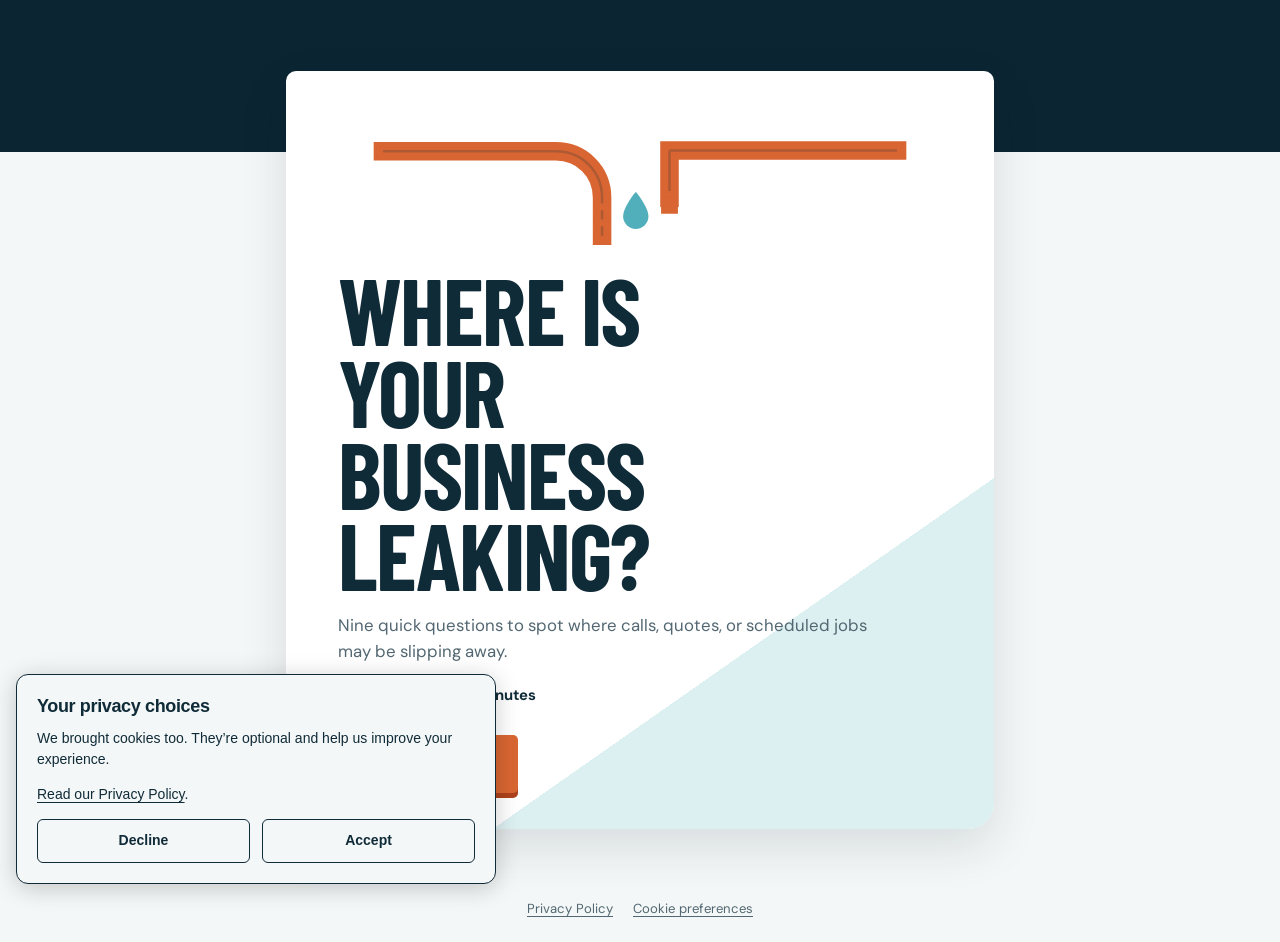
<file: index.html>
<!doctype html>
<html lang="en">
<head>
  <meta charset="utf-8" />
  <meta name="viewport" content="width=device-width, initial-scale=1, viewport-fit=cover" />
  <meta name="color-scheme" content="light dark" />
  <meta name="theme-color" content="#0b2533" />
  <link rel="icon" href="data:," />
  <link rel="preconnect" href="https://fonts.googleapis.com">
  <link rel="preconnect" href="https://fonts.gstatic.com" crossorigin>
  <link href="https://fonts.googleapis.com/css2?family=Barlow+Condensed:wght@600;700&family=DM+Sans:wght@400;500;600;700&display=swap" rel="stylesheet">
  <title>Where Is Your Business Leaking?</title>
  <link rel="stylesheet" href="/consent.css" />
  <script src="/analytics.js" defer></script>
  <script src="/consent.js" defer></script>
  <style>
    :root {
      color-scheme: light dark;
      --ink: #102b38;
      --muted: #526771;
      --paper: #f4f7f7;
      --surface: #ffffff;
      --line: #cbd7da;
      --navy: #0b2533;
      --navy-soft: #173d4d;
      --copper: #d96632;
      --copper-dark: #ad421c;
      --aqua: #50afba;
      --aqua-pale: #dceff1;
      --error: #b82424;
      --shadow: 0 18px 48px rgba(4, 34, 47, .12);
    }

    @media (prefers-color-scheme: dark) {
      :root {
        --ink: #eef6f7;
        --muted: #aebfc4;
        --paper: #081820;
        --surface: #102933;
        --line: #34505b;
        --navy: #06171e;
        --navy-soft: #173b49;
        --copper: #f07b47;
        --copper-dark: #ff9c70;
        --aqua: #68c4cd;
        --aqua-pale: #153c44;
        --error: #ff8e8e;
        --shadow: 0 18px 48px rgba(0, 0, 0, .3);
      }
    }

    * { box-sizing: border-box; }
    html { min-height: 100%; background: var(--paper); }
    body {
      margin: 0;
      min-height: 100vh;
      background:
        linear-gradient(180deg, var(--navy) 0 9.5rem, var(--paper) 9.5rem 100%);
      color: var(--ink);
      font-family: "DM Sans", sans-serif;
      -webkit-font-smoothing: antialiased;
    }

    button, input { font: inherit; }
    button, a { -webkit-tap-highlight-color: transparent; }

    .shell {
      width: min(100%, 760px);
      min-height: 100vh;
      margin: 0 auto;
      padding: max(20px, env(safe-area-inset-top)) 16px max(28px, env(safe-area-inset-bottom));
      display: grid;
      align-items: start;
    }

    .panel {
      width: 100%;
      min-height: min(710px, calc(100vh - 48px));
      background: var(--surface);
      border-radius: 10px 10px 26px 10px;
      box-shadow: var(--shadow);
      overflow: hidden;
      display: flex;
      flex-direction: column;
    }

    .screen {
      display: none;
      flex: 1;
      padding: 28px 22px 24px;
      animation: screen-in .22s ease-out;
    }
    .screen.active { display: flex; flex-direction: column; }

    @keyframes screen-in {
      from { opacity: 0; transform: translateY(5px); }
      to { opacity: 1; transform: translateY(0); }
    }

    @media (prefers-reduced-motion: reduce) {
      .screen { animation: none; }
      * { scroll-behavior: auto !important; }
    }

    h1, h2, h3, p { margin-top: 0; }
    h1, h2, .result-level, .score-number {
      font-family: "Barlow Condensed", sans-serif;
      letter-spacing: -.02em;
    }
    h1 {
      max-width: 11ch;
      margin-bottom: 16px;
      font-size: clamp(3.2rem, 15vw, 5.8rem);
      line-height: .88;
      text-transform: uppercase;
      color: var(--ink);
    }
    h2 {
      margin-bottom: 24px;
      font-size: clamp(2rem, 7.5vw, 3.15rem);
      line-height: 1.02;
    }
    p { line-height: 1.55; }

    .intro {
      padding-top: 34px;
      background:
        linear-gradient(145deg, transparent 0 72%, var(--aqua-pale) 72% 100%);
    }
    .intro-art {
      height: 118px;
      margin: 2px 0 30px;
      color: var(--copper);
    }
    .intro-art svg { width: 100%; height: 100%; overflow: visible; }
    .intro-copy {
      max-width: 35rem;
      color: var(--muted);
      font-size: 1.05rem;
    }
    .intro-meta {
      display: flex;
      flex-wrap: wrap;
      gap: 8px 18px;
      margin: 4px 0 30px;
      padding: 0;
      list-style: none;
      color: var(--ink);
      font-size: .93rem;
      font-weight: 700;
    }
    .intro-meta li::before {
      content: "";
      display: inline-block;
      width: 7px;
      height: 7px;
      margin: 0 8px 1px 0;
      border-radius: 50%;
      background: var(--aqua);
    }

    .primary,
    .answer {
      border: 0;
      cursor: pointer;
    }
    .primary {
      min-height: 58px;
      padding: 16px 22px;
      border-radius: 5px;
      background: var(--copper);
      color: #fff;
      font-weight: 800;
      text-align: center;
      text-decoration: none;
      box-shadow: 0 5px 0 var(--copper-dark);
      transition: transform .14s ease, box-shadow .14s ease, background .14s ease;
    }
    .primary:hover { background: var(--copper-dark); }
    .primary:active { transform: translateY(3px); box-shadow: 0 2px 0 var(--copper-dark); }
    .primary:focus-visible, .answer:focus-visible, .back:focus-visible, input:focus-visible {
      outline: 3px solid var(--aqua);
      outline-offset: 3px;
    }
    .intro .primary { align-self: flex-start; min-width: 180px; margin-top: auto; }

    .progress-wrap {
      display: grid;
      grid-template-columns: 1fr auto;
      align-items: center;
      gap: 12px;
      margin-bottom: 28px;
    }
    .progress-track {
      height: 7px;
      border-radius: 99px;
      background: var(--line);
      overflow: hidden;
    }
    .progress-fill {
      width: 11.111%;
      height: 100%;
      border-radius: inherit;
      background: var(--aqua);
      transition: width .22s ease;
    }
    .progress-label {
      color: var(--muted);
      font-size: .82rem;
      font-weight: 800;
      font-variant-numeric: tabular-nums;
    }
    .section-label {
      margin-bottom: 10px;
      color: var(--copper-dark);
      font-size: .78rem;
      font-weight: 800;
      letter-spacing: .08em;
      text-transform: uppercase;
    }
    .answers {
      display: grid;
      gap: 12px;
      margin-top: 4px;
    }
    .answer {
      position: relative;
      min-height: 68px;
      padding: 16px 48px 16px 18px;
      border: 1px solid var(--line);
      border-radius: 7px;
      background: var(--surface);
      color: var(--ink);
      font-size: .98rem;
      font-weight: 650;
      line-height: 1.35;
      text-align: left;
      transition: border-color .14s ease, background .14s ease, transform .14s ease;
    }
    .answer::after {
      content: "";
      position: absolute;
      right: 18px;
      top: 50%;
      width: 9px;
      height: 9px;
      border-top: 2px solid var(--muted);
      border-right: 2px solid var(--muted);
      transform: translateY(-50%) rotate(45deg);
    }
    .answer:hover { border-color: var(--aqua); background: var(--aqua-pale); }
    .answer:active { transform: translateY(1px); }
    .answer.selected { border-color: var(--aqua); background: var(--aqua-pale); }
    .back {
      align-self: flex-start;
      min-height: 44px;
      margin-top: auto;
      padding: 12px 2px 0;
      border: 0;
      background: transparent;
      color: var(--muted);
      cursor: pointer;
      font-weight: 700;
    }
    .back:hover { color: var(--ink); }

    .capture { padding-top: 32px; }
    .capture h2 { margin-bottom: 10px; }
    .capture-copy { color: var(--muted); margin-bottom: 24px; }
    .form-grid { display: grid; gap: 15px; }
    label { display: grid; gap: 7px; color: var(--ink); font-size: .86rem; font-weight: 750; }
    input {
      width: 100%;
      min-height: 52px;
      padding: 12px 14px;
      border: 1px solid var(--line);
      border-radius: 5px;
      background: var(--paper);
      color: var(--ink);
    }
    input::placeholder { color: var(--muted); opacity: .8; }
    input[aria-invalid="true"] { border-color: var(--error); }
    .form-error {
      min-height: 1.3em;
      margin: 2px 0 0;
      color: var(--error);
      font-size: .85rem;
      font-weight: 700;
    }
    .form-actions {
      display: grid;
      gap: 8px;
      margin-top: 8px;
    }

    .result { padding-top: 30px; }
    .result-overline {
      margin: 0 0 6px;
      color: var(--muted);
      font-size: .82rem;
      font-weight: 800;
      text-transform: uppercase;
      letter-spacing: .08em;
    }
    .result-level {
      margin: 0;
      font-size: clamp(3rem, 13vw, 5.1rem);
      line-height: .9;
      text-transform: uppercase;
    }
    .result-summary {
      max-width: 38rem;
      margin: 18px 0 25px;
      color: var(--muted);
      font-size: 1rem;
    }
    .worst-callout {
      display: grid;
      grid-template-columns: auto 1fr;
      gap: 13px;
      align-items: center;
      margin-bottom: 25px;
      padding: 14px 16px;
      border-radius: 6px;
      background: var(--aqua-pale);
    }
    .drop {
      width: 25px;
      height: 30px;
      border-radius: 55% 45% 58% 42% / 65% 46% 54% 35%;
      background: var(--aqua);
      transform: rotate(45deg);
    }
    .worst-callout span { display: block; color: var(--muted); font-size: .75rem; font-weight: 800; text-transform: uppercase; letter-spacing: .06em; }
    .worst-callout strong { display: block; margin-top: 2px; font-size: 1.05rem; }
    .scores { display: grid; gap: 17px; margin-bottom: 30px; }
    .score-row { display: grid; grid-template-columns: 1fr auto; gap: 7px 16px; align-items: end; }
    .score-name { font-size: .92rem; font-weight: 800; }
    .score-number { color: var(--muted); font-size: 1.25rem; line-height: 1; font-weight: 700; }
    .score-number strong { color: var(--ink); font-size: 1.7rem; }
    .score-track { grid-column: 1 / -1; height: 11px; border-radius: 99px; background: var(--line); overflow: hidden; }
    .score-fill { height: 100%; border-radius: inherit; background: var(--aqua); }
    .score-row:first-child .score-fill { background: var(--copper); }
    .screen.result { padding-bottom: 18px; }
    .result-actions { margin-top: auto; padding-top: 22px; }
    .result-actions .primary {
      display: flex;
      align-items: center;
      justify-content: center;
      min-height: 56px;
      margin: 0;
      border-radius: 9px;
      box-shadow: none;
      font-size: 1rem;
    }
    .result-actions .primary:active { box-shadow: none; transform: translateY(1px); }
    .result-note { margin: 8px 0 0; color: var(--muted); text-align: center; font-size: .84rem; }
    .email-report {
      margin-top: 20px;
    }
    .email-report-button {
      width: 100%;
      min-height: 54px;
      padding: 12px 18px;
      border: 2px solid var(--aqua);
      border-radius: 9px;
      background: transparent;
      color: var(--ink);
      font-size: 1rem;
      font-weight: 800;
      cursor: pointer;
      transition: background .14s ease, transform .14s ease;
    }
    .email-report-button:hover { background: rgba(80, 175, 186, .14); }
    .email-report-button:active { transform: translateY(1px); }
    .email-report-button:disabled { opacity: .7; cursor: default; }
    .email-report-button:focus-visible { outline: 3px solid var(--aqua); outline-offset: 3px; }
    .email-report-note { margin: 8px 0 0; color: var(--muted); text-align: center; font-size: .86rem; }
    .email-report-status { margin: 8px 0 0; text-align: center; }
    .email-report-status:empty { display: none; }

    .site-links { display:flex; justify-content:center; gap:20px; flex-wrap:wrap; padding:0 16px 24px; font-size:.82rem; }
    .site-links a { color:var(--muted); text-underline-offset:3px; }
    .lead-box {
      margin-top: 30px;
      padding: 22px 18px;
      border: 1px solid var(--line);
      border-radius: 8px;
      background: var(--paper);
    }
    .lead-box h3 {
      margin: 0 0 6px;
      font-family: "Barlow Condensed", sans-serif;
      font-size: 1.7rem;
      line-height: 1;
      text-transform: uppercase;
      letter-spacing: -.01em;
    }
    .lead-copy { color: var(--muted); margin-bottom: 18px; font-size: .95rem; }
    .lead-success { color: var(--ink); font-weight: 700; margin: 6px 0 0; }
    .lead-box .primary { width: 100%; }

    @media (min-width: 640px) {
      .shell { padding: 34px 26px; align-items: center; }
      .panel { min-height: 700px; }
      .screen { padding: 42px 52px 36px; }
      .intro { padding-top: 48px; }
      .form-grid { grid-template-columns: 1fr 1fr; gap: 17px 18px; }
      .form-actions, .form-error { grid-column: 1 / -1; }
      .answer { font-size: 1.03rem; }
    }

    @media (max-height: 700px) {
      .panel { min-height: calc(100vh - 32px); }
      .screen { padding-top: 22px; }
      .intro-art { height: 80px; margin-bottom: 20px; }
      h1 { font-size: 3.4rem; }
      .progress-wrap { margin-bottom: 18px; }
      .answers { gap: 9px; }
      .answer { min-height: 60px; padding-top: 12px; padding-bottom: 12px; }
    }
  </style>
</head>
<body>
  <main class="shell" data-clarity-mask="true">
    <section class="panel" aria-live="polite">
      <div class="screen intro active" id="intro-screen">
        <div class="intro-art" aria-hidden="true">
          <svg viewBox="0 0 620 140" fill="none">
            <path d="M5 36h205c31 0 55 24 55 55v45" stroke="currentColor" stroke-width="22" stroke-linecap="square"/>
            <path d="M5 36h205c31 0 55 24 55 55v45" stroke="#102b38" stroke-opacity=".22" stroke-width="3"/>
            <path d="M255 102h20M255 121h20" stroke="currentColor" stroke-width="8"/>
            <path d="M345 35h270M345 35v56" stroke="currentColor" stroke-width="22" stroke-linecap="square"/>
            <path d="M345 35h270M345 35v56" stroke="#102b38" stroke-opacity=".22" stroke-width="3"/>
            <path d="M335 87h20M335 106h20" stroke="currentColor" stroke-width="8"/>
            <path d="M305 84c0 0-15 18-15 29a15 15 0 0 0 30 0c0-11-15-29-15-29Z" fill="var(--aqua)"/>
          </svg>
        </div>
        <h1>Where is your business leaking?</h1>
        <p class="intro-copy">Nine quick questions to spot where calls, quotes, or scheduled jobs may be slipping away.</p>
        <ul class="intro-meta" aria-label="Assessment details">
          <li>Takes about two minutes</li>
        </ul>
        <button class="primary" id="start-button" type="button">Find the leak</button>
      </div>

      <div class="screen capture" id="capture-screen">
        <p class="result-overline">Your leak check</p>
        <h2>Your details</h2>
        <p class="capture-copy">Enter your details to start the check.</p>
        <div class="lead-box" id="lead-box">
          <form class="form-grid" id="lead-form" novalidate>
            <label>First and last name
              <input id="lead-name" name="name" type="text" autocomplete="name" placeholder="Your name" required />
            </label>
            <label>Shop name
              <input id="lead-shop" name="shop" type="text" autocomplete="organization" placeholder="Your shop" required />
            </label>
            <label>Phone
              <input id="lead-phone" name="phone" type="tel" autocomplete="tel" inputmode="tel" placeholder="Your phone" required />
            </label>
            <label>Email
              <input id="lead-email" name="email" type="email" autocomplete="email" inputmode="email" placeholder="you@shop.com" required />
            </label>
            <p class="form-error" id="lead-error" role="alert"></p>
            <div class="form-actions">
              <button class="primary" type="submit" id="lead-submit">Continue</button>
            </div>
          </form>
        </div>
      </div>

      <div class="screen question-screen" id="question-screen">
        <div class="progress-wrap">
          <div class="progress-track" aria-hidden="true"><div class="progress-fill" id="progress-fill"></div></div>
          <span class="progress-label" id="progress-label">1 of 9</span>
        </div>
        <p class="section-label" id="section-label">Missed calls</p>
        <h2 id="question-title"></h2>
        <div class="answers" id="answers" role="group" aria-labelledby="question-title"></div>
        <p class="form-error" id="question-error" role="alert"></p>
        <button class="back" id="back-button" type="button">Back</button>
      </div>

      <div class="screen result" id="result-screen">
        <p class="result-overline">Your leak check</p>
        <h2 class="result-level" id="result-level">Leaking</h2>
        <p class="result-summary" id="result-summary"></p>
        <div class="worst-callout">
          <div class="drop" aria-hidden="true"></div>
          <div><span>Biggest leak</span><strong id="worst-name"></strong></div>
        </div>
        <div class="scores" id="scores" aria-label="Scores by leak"></div>
        <div class="result-actions">
          <a class="primary" id="booking-link" href="https://cal.com/smhamberlin/15min" target="_blank" rel="noopener noreferrer">Book the 15-minute demo</a>
          <p class="result-note">Work with Steven to plug your first leak.</p>
          <div class="email-report">
            <button class="email-report-button" id="email-report-button" type="button">Send me my fix.</button>
            <p class="email-report-note">Your one-page first fix guide, sent straight to your inbox.</p>
            <p class="form-error email-report-status" id="report-error" role="alert"></p>
            <p class="lead-success email-report-status" id="report-success" role="status" hidden>Report sent. Check your inbox.</p>
          </div>
        </div>
      </div>
    </section>
  </main>
  <footer class="site-links">
    <a href="https://slcunlimited.app/privacy">Privacy Policy</a>
    <a href="#cookie-preferences">Cookie preferences</a>
  </footer>

  <script>
    (function () {
      var questions = [
        {
          group: "Missed calls",
          question: "When a customer calls after hours and nobody picks up, what happens?",
          answers: [
            ["We answer or call back within minutes", 2],
            ["We call back the next morning", 1],
            ["They probably call someone else", 0],
            ["I'm not sure what happens", 0]
          ]
        },
        {
          group: "Missed calls",
          question: "How many calls do you think the shop misses in a typical week?",
          answers: [
            ["0 to 1", 2],
            ["2 to 5", 1],
            ["6 or more", 0],
            ["I'm not sure", 0]
          ]
        },
        {
          group: "Missed calls",
          question: "Do you know how many after-hours calls you got last month?",
          answers: [
            ["Yes, we track it", 2],
            ["We have a rough idea", 1],
            ["No, we do not track it", 0],
            ["I'm not sure", 0]
          ]
        },
        {
          group: "Quote follow-up",
          question: "After you send a quote, who follows up with the homeowner?",
          answers: [
            ["We follow up every quote on a schedule", 2],
            ["Someone follows up when we remember", 1],
            ["Nobody, we wait for them to call back", 0],
            ["I'm not sure", 0]
          ]
        },
        {
          group: "Quote follow-up",
          question: "How many times does a quote get touched after it goes out?",
          answers: [
            ["3 or more touches", 2],
            ["1 or 2 touches", 1],
            ["Zero", 0],
            ["I'm not sure", 0]
          ]
        },
        {
          group: "Quote follow-up",
          question: "Do you know your quote close rate?",
          answers: [
            ["Yes", 2],
            ["We have a rough idea", 1],
            ["No", 0],
            ["I'm not sure", 0]
          ]
        },
        {
          group: "Utilization",
          question: "Do you know which follow-up tools are already inside the software you pay for?",
          answers: [
            ["Yes, I've checked what's included", 2],
            ["I have a rough idea", 1],
            ["No, I use it for scheduling and invoices", 0],
            ["I'm not sure", 0]
          ]
        },
        {
          group: "Utilization",
          question: "Are your app's automatic follow-ups switched on - missed-call texts, quote check-ins, reminders?",
          answers: [
            ["Yes, they're all on", 2],
            ["Some are", 1],
            ["No, or I don't think so", 0],
            ["I'm not sure", 0]
          ]
        },
        {
          group: "Utilization",
          question: "When did you last compare what your software can do versus what you actually use?",
          answers: [
            ["Recently, I audited it", 2],
            ["A while ago", 1],
            ["Never", 0],
            ["I'm not sure", 0]
          ]
        }
      ];

      var screens = {
        intro: document.getElementById("intro-screen"),
        question: document.getElementById("question-screen"),
        capture: document.getElementById("capture-screen"),
        result: document.getElementById("result-screen")
      };
      var current = 0;
      var selected = new Array(questions.length);
      var advanceTimer;

      var INTAKE_ENDPOINT = "https://automation-x.app.n8n.cloud/webhook/slc-assessment-intake";
      var PROGRESS_ENDPOINT = "https://automation-x.app.n8n.cloud/webhook/slc-leak-check-progress";
      var REPORT_ENDPOINT = "https://automation-x.app.n8n.cloud/webhook/slc-leak-check-report";
      var FIRST_FIX_PDFS = {
        "Missed calls": "pdfs/fix-missed-calls.pdf",
        "Quote follow-up": "pdfs/fix-quote-followup.pdf",
        "Utilization": "pdfs/fix-utilization.pdf"
      };
      var funnel = { startedAt: null, qStart: null, questions: [] };
      var lastResult = null;
      var lastLead = null;
      var reportLeadId = null;
      var submissionId = null;
      var saveBusy = false;

      function track(eventName) {
        // Never pass contact details, answers, scores or booking URLs to analytics.
        var names = {quiz_started: 'contact_saved', quiz_completed: 'completed',
          booking_clicked: 'booking_clicked'};
        if (window.slcTrack) window.slcTrack(names[eventName] || eventName);
      }

      function showScreen(name) {
        Object.keys(screens).forEach(function (key) {
          screens[key].classList.toggle("active", key === name);
        });
        window.scrollTo(0, 0);
      }

      function renderQuestion() {
        var item = questions[current];
        funnel.qStart = Date.now();
        document.getElementById("question-error").textContent = "";
        document.getElementById("progress-label").textContent = (current + 1) + " of " + questions.length;
        document.getElementById("progress-fill").style.width = (((current + 1) / questions.length) * 100) + "%";
        document.getElementById("section-label").textContent = item.group;
        document.getElementById("question-title").textContent = item.question;
        document.getElementById("back-button").textContent = current === 0 ? "Back to start" : "Back";

        var answers = document.getElementById("answers");
        answers.innerHTML = "";
        item.answers.forEach(function (answer, index) {
          var button = document.createElement("button");
          button.type = "button";
          button.className = "answer" + (selected[current] && selected[current].index === index ? " selected" : "");
          button.textContent = answer[0];
          button.setAttribute("aria-pressed", selected[current] && selected[current].index === index ? "true" : "false");
          button.addEventListener("click", function () {
            if (saveBusy) return;
            clearTimeout(advanceTimer);
            selected[current] = { index: index, score: answer[1] };
            funnel.questions[current] = {
              q: current + 1,
              group: item.group,
              answerIndex: index,
              score: answer[1],
              ms: Date.now() - (funnel.qStart || Date.now())
            };
            Array.prototype.forEach.call(answers.children, function (child) {
              child.classList.remove("selected");
              child.setAttribute("aria-pressed", "false");
            });
            button.classList.add("selected");
            button.setAttribute("aria-pressed", "true");
            saveBusy = true;
            document.getElementById("back-button").disabled = true;
            Array.prototype.forEach.call(answers.children, function (child) { child.disabled = true; });
            saveStage(current === questions.length - 1 ? "complete" : "incomplete").then(function () {
              track("q" + (current + 1) + "_saved");
              saveBusy = false;
              document.getElementById("back-button").disabled = false;
              if (current < questions.length - 1) {
                current += 1;
                renderQuestion();
                showScreen("question");
              } else {
                renderResult();
              }
            }).catch(function () {
              saveBusy = false;
              document.getElementById("back-button").disabled = false;
              Array.prototype.forEach.call(answers.children, function (child) { child.disabled = false; });
              track("save_failed");
              document.getElementById("question-error").textContent = "We couldn't save this answer. Tap it again to retry.";
            });
          });
          answers.appendChild(button);
        });
      }

      document.getElementById("start-button").addEventListener("click", function () {
        showScreen("capture");
        track("contact_viewed");
      });

      document.getElementById("back-button").addEventListener("click", function () {
        if (saveBusy) return;
        clearTimeout(advanceTimer);
        if (current === 0) {
          showScreen("capture");
        } else {
          current -= 1;
          renderQuestion();
        }
      });

      function scoreAssessment() {
        var totals = {
          "Missed calls": 0,
          "Quote follow-up": 0,
          "Utilization": 0
        };
        questions.forEach(function (item, index) {
          if (selected[index]) totals[item.group] += selected[index].score;
        });
        return totals;
      }

      function makeBookingLink(name, email) {
        var base = "https://cal.com/smhamberlin/15min";
        var params = new URLSearchParams();
        params.set("name", name);
        params.set("email", email);
        return base + "?" + params.toString();
      }

      function renderResult() {
        var totals = scoreAssessment();
        var total = totals["Missed calls"] + totals["Quote follow-up"] + totals["Utilization"];
        var rows = Object.keys(totals).map(function (key, index) {
          return { name: key, score: totals[key], order: index };
        });
        rows.sort(function (a, b) { return a.score - b.score || a.order - b.order; });
        var worst = rows[0].name;
        var level;
        var summary;

        // Visibility check: "I'm not sure" is always answer index 3. If the
        // visitor doesn't know the answers, the quiz can't score the leaks,
        // so the result becomes a discussion instead of a diagnosis.
        var notSure = 0;
        selected.forEach(function (s) { if (s && s.index === 3) notSure++; });

        if (notSure >= 4) {
          level = "Flying blind";
          summary = "You said \"I'm not sure\" " + notSure + " times out of 9, so this quiz can't score your leaks. That is the finding, though: the leaks you can't see are the most expensive ones. Let's have a discussion about that instead of guessing.";
        } else if (total >= 14) {
          level = "Tight ship";
          summary = "Your shop is tighter than most. The one place to check is " + worst.toLowerCase() + ". Fifteen minutes and I'll show you how the shops ahead of you handle it.";
        } else if (total >= 8) {
          level = "Leaking";
          summary = "You're losing jobs in at least one of the three. Your biggest leak is " + worst.toLowerCase() + ". Here's what it costs and how to plug it.";
        } else {
          level = "Bleeding";
          summary = "The leaks are costing you real money every month. The good news: all three are fixable without hiring anyone. Start with " + worst.toLowerCase() + ".";
        }

        document.getElementById("result-level").textContent = level;
        document.getElementById("result-summary").textContent = summary;
        document.getElementById("worst-name").textContent = worst;
        document.getElementById("booking-link").href = makeBookingLink(lastLead.name, lastLead.email);
        document.getElementById("result-screen").dataset.firstFixPdf = FIRST_FIX_PDFS[worst];

        lastResult = { level: level, worst: worst, total: total, totals: totals, notSure: notSure };
        track("quiz_completed", {
          level: level,
          total: total,
          worst: worst,
          missedCalls: totals["Missed calls"],
          quoteFollowUp: totals["Quote follow-up"],
          utilization: totals["Utilization"],
          notSure: notSure,
          seconds: funnel.startedAt ? Math.round((Date.now() - funnel.startedAt) / 1000) : null
        });

        var scores = document.getElementById("scores");
        scores.innerHTML = "";
        rows.forEach(function (row) {
          var item = document.createElement("div");
          item.className = "score-row";

          var label = document.createElement("div");
          label.className = "score-name";
          label.textContent = row.name;

          var number = document.createElement("div");
          number.className = "score-number";
          number.innerHTML = "<strong>" + row.score + "</strong> / 6";

          var track = document.createElement("div");
          track.className = "score-track";
          track.setAttribute("role", "progressbar");
          track.setAttribute("aria-label", row.name + " score");
          track.setAttribute("aria-valuemin", "0");
          track.setAttribute("aria-valuemax", "6");
          track.setAttribute("aria-valuenow", String(row.score));

          var fill = document.createElement("div");
          fill.className = "score-fill";
          fill.style.width = ((row.score / 6) * 100) + "%";
          track.appendChild(fill);

          item.appendChild(label);
          item.appendChild(number);
          item.appendChild(track);
          scores.appendChild(item);
        });

        // Visible "not sure" count alongside the scores.
        var nsItem = document.createElement("div");
        nsItem.className = "score-row";
        var nsLabel = document.createElement("div");
        nsLabel.className = "score-name";
        nsLabel.textContent = "Not sure";
        var nsNumber = document.createElement("div");
        nsNumber.className = "score-number";
        nsNumber.innerHTML = "<strong>" + notSure + "</strong> / 9";
        nsItem.appendChild(nsLabel);
        nsItem.appendChild(nsNumber);
        scores.appendChild(nsItem);

        showScreen("result");
      }

      document.getElementById("booking-link").addEventListener("click", function () {
        track("booking_clicked", lastResult ? { level: lastResult.level, worst: lastResult.worst } : {});
      });

      function saveStage(stage) {
        var totals = scoreAssessment();
        var total = totals["Missed calls"] + totals["Quote follow-up"] + totals["Utilization"];
        var notSure = selected.filter(function (choice) { return choice && choice.index === 3; }).length;
        var result = null;
        if (stage === "complete") {
          var rows = Object.keys(totals).map(function (key, index) {
            return { name: key, score: totals[key], order: index };
          });
          rows.sort(function (a, b) { return a.score - b.score || a.order - b.order; });
          result = {
            worst: rows[0].name,
            level: notSure >= 4 ? "Flying blind" : total >= 14 ? "Tight ship" : total >= 8 ? "Leaking" : "Bleeding"
          };
        }
        var payload = {
          submission_id: submissionId,
          stage: stage,
          name: lastLead.name,
          email: lastLead.email,
          phone: lastLead.phone,
          shop: lastLead.shop,
          scores: {
            missed_calls: totals["Missed calls"],
            quote_followup: totals["Quote follow-up"],
            utilization: totals["Utilization"]
          },
          total: total,
          worst_leak: result ? result.worst : null,
          level: result ? result.level : null,
          started_at: new Date(funnel.startedAt).toISOString(),
          submitted_at: stage === "complete" ? new Date().toISOString() : null,
          notSureCount: notSure,
          seconds: funnel.startedAt ? Math.round((Date.now() - funnel.startedAt) / 1000) : null,
          answers: questions.map(function (item, index) {
            var choice = selected[index];
            if (!choice) return null;
            var timing = funnel.questions[index];
            return {
              number: index + 1,
              category: item.group,
              question: item.question,
              answer: item.answers[choice.index][0],
              score: choice.score,
              seconds: timing ? Math.round(timing.ms / 1000) : null
            };
          }).filter(Boolean)
        };
        var body = JSON.stringify(payload);
        function attempt() {
          return fetch(stage === "complete" ? INTAKE_ENDPOINT : PROGRESS_ENDPOINT, {
            method: "POST",
            headers: { "Content-Type": "text/plain", "Accept": "application/json" },
            body: body
          }).then(function (response) {
            if (!response.ok) throw new Error("Save failed");
            return response.json();
          });
        }
        return attempt().catch(attempt).then(function (reply) {
          if (!reply || reply.ok !== true || reply.leadId !== submissionId) throw new Error("Save not confirmed");
          if (stage === "complete") reportLeadId = reply.leadId;
        });
      }

      document.getElementById("email-report-button").addEventListener("click", function () {
        var button = this;
        var error = document.getElementById("report-error");
        error.textContent = "";
        if (!reportLeadId) {
          error.textContent = "We couldn't send your email yet. Please try again later.";
          return;
        }
        track("report_requested");
        button.disabled = true;
        button.textContent = "Sending...";
        fetch(REPORT_ENDPOINT, {
          method: "POST",
          headers: { "Content-Type": "text/plain", "Accept": "application/json" },
          body: JSON.stringify({ leadId: reportLeadId })
        }).then(function (response) {
          if (!response.ok) throw new Error("Report failed");
          return response.json();
        }).then(function (reply) {
          if (!reply || reply.ok !== true) throw new Error("Report failed");
          track("report_sent");
          button.textContent = "Report sent";
          document.getElementById("report-success").hidden = false;
        }).catch(function () {
          button.disabled = false;
          button.textContent = "Send me my fix.";
          track("report_failed");
          error.textContent = "The email could not be sent. Please try again later.";
        });
      });

      document.getElementById("lead-form").addEventListener("submit", function (event) {
        event.preventDefault();
        if (saveBusy) return;
        var nameField = document.getElementById("lead-name");
        var shopField = document.getElementById("lead-shop");
        var phoneField = document.getElementById("lead-phone");
        var emailField = document.getElementById("lead-email");
        var error = document.getElementById("lead-error");
        var bad = null;
        [nameField, shopField, phoneField, emailField].forEach(function (field) {
          var invalid = !field.checkValidity() || !field.value.trim();
          field.setAttribute("aria-invalid", invalid ? "true" : "false");
          if (invalid && !bad) bad = field;
        });
        if (bad) {
          track("contact_invalid");
          error.textContent = bad.type === "email" && bad.value.trim()
            ? "Enter a valid email address."
            : "Add your name, shop, phone, and email to continue.";
          bad.focus();
          return;
        }
        error.textContent = "";
        track("contact_submit");
        lastLead = {
          name: nameField.value.trim(),
          shop: shopField.value.trim(),
          phone: phoneField.value.trim(),
          email: emailField.value.trim()
        };
        if (!submissionId) {
          submissionId = window.crypto && window.crypto.randomUUID
            ? window.crypto.randomUUID()
            : "xxxxxxxx-xxxx-4xxx-yxxx-xxxxxxxxxxxx".replace(/[xy]/g, function (character) {
                var digit = Math.random() * 16 | 0;
                return (character === "x" ? digit : (digit & 3 | 8)).toString(16);
              });
        }
        document.getElementById("booking-link").href = makeBookingLink(lastLead.name, lastLead.email);
        current = 0;
        selected = new Array(questions.length);
        funnel.startedAt = Date.now();
        funnel.questions = [];
        saveBusy = true;
        var submitButton = document.getElementById("lead-submit");
        submitButton.disabled = true;
        saveStage("incomplete").then(function () {
          saveBusy = false;
          submitButton.disabled = false;
          track("quiz_started");
          renderQuestion();
          showScreen("question");
        }).catch(function () {
          saveBusy = false;
          submitButton.disabled = false;
          track("save_failed");
          error.textContent = "We couldn't save your details. Try Continue again.";
        });
      });
    })();
  </script>
</body>
</html>
</file>
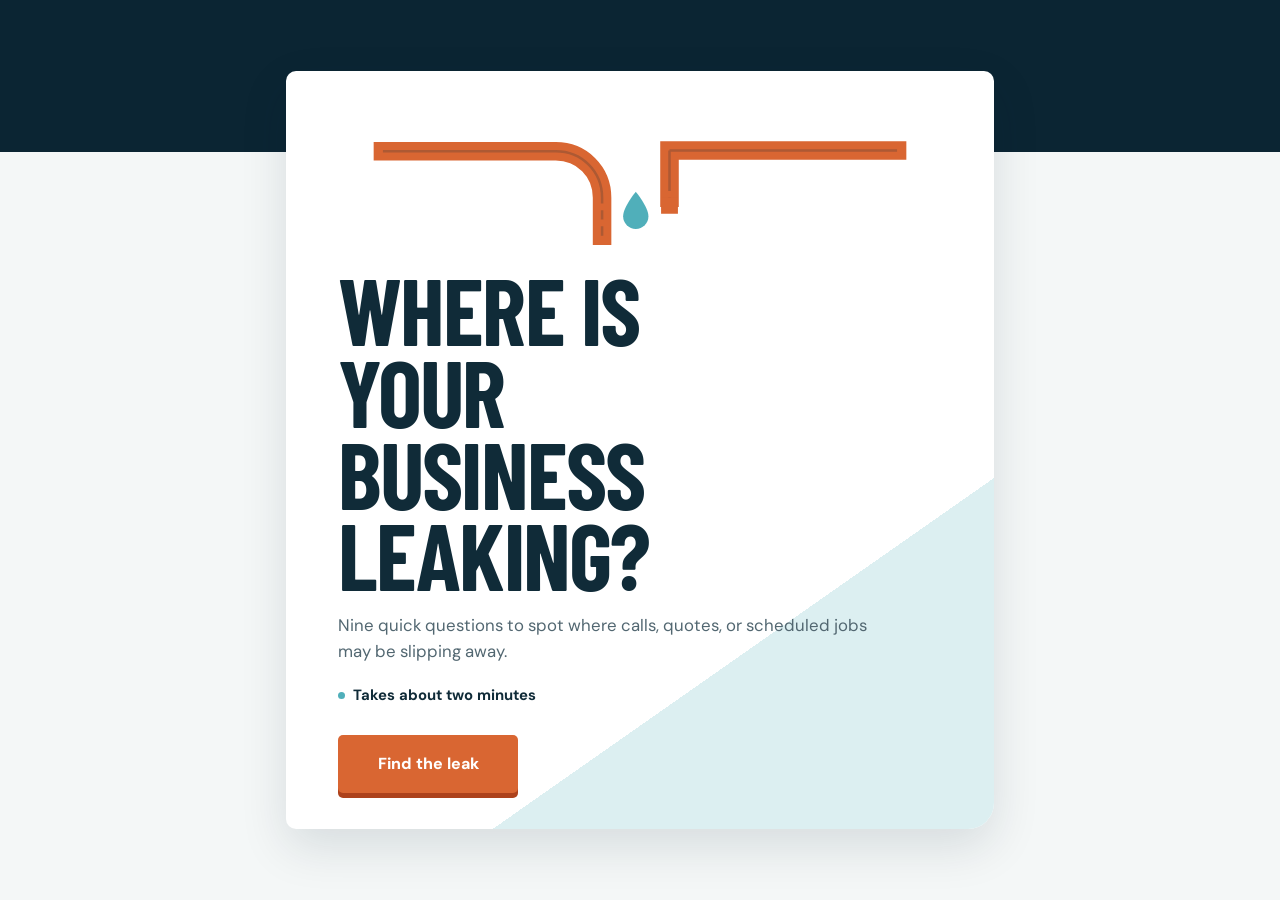
<file: where-is-your-business-leaking.html>
<!doctype html>
<html lang="en">
<head>
  <meta charset="utf-8" />
  <meta name="viewport" content="width=device-width, initial-scale=1, viewport-fit=cover" />
  <meta name="color-scheme" content="light dark" />
  <meta name="theme-color" content="#0b2533" />
  <link rel="icon" href="data:," />
  <link rel="preconnect" href="https://fonts.googleapis.com">
  <link rel="preconnect" href="https://fonts.gstatic.com" crossorigin>
  <link href="https://fonts.googleapis.com/css2?family=Barlow+Condensed:wght@600;700&family=DM+Sans:wght@400;500;600;700&display=swap" rel="stylesheet">
  <title>Where Is Your Business Leaking?</title>
  <style>
    :root {
      color-scheme: light dark;
      --ink: #102b38;
      --muted: #526771;
      --paper: #f4f7f7;
      --surface: #ffffff;
      --line: #cbd7da;
      --navy: #0b2533;
      --navy-soft: #173d4d;
      --copper: #d96632;
      --copper-dark: #ad421c;
      --aqua: #50afba;
      --aqua-pale: #dceff1;
      --error: #b82424;
      --shadow: 0 18px 48px rgba(4, 34, 47, .12);
    }

    @media (prefers-color-scheme: dark) {
      :root {
        --ink: #eef6f7;
        --muted: #aebfc4;
        --paper: #081820;
        --surface: #102933;
        --line: #34505b;
        --navy: #06171e;
        --navy-soft: #173b49;
        --copper: #f07b47;
        --copper-dark: #ff9c70;
        --aqua: #68c4cd;
        --aqua-pale: #153c44;
        --error: #ff8e8e;
        --shadow: 0 18px 48px rgba(0, 0, 0, .3);
      }
    }

    * { box-sizing: border-box; }
    html { min-height: 100%; background: var(--paper); }
    body {
      margin: 0;
      min-height: 100vh;
      background:
        linear-gradient(180deg, var(--navy) 0 9.5rem, var(--paper) 9.5rem 100%);
      color: var(--ink);
      font-family: "DM Sans", sans-serif;
      -webkit-font-smoothing: antialiased;
    }

    button, input { font: inherit; }
    button, a { -webkit-tap-highlight-color: transparent; }

    .shell {
      width: min(100%, 760px);
      min-height: 100vh;
      margin: 0 auto;
      padding: max(20px, env(safe-area-inset-top)) 16px max(28px, env(safe-area-inset-bottom));
      display: grid;
      align-items: start;
    }

    .panel {
      width: 100%;
      min-height: min(710px, calc(100vh - 48px));
      background: var(--surface);
      border-radius: 10px 10px 26px 10px;
      box-shadow: var(--shadow);
      overflow: hidden;
      display: flex;
      flex-direction: column;
    }

    .screen {
      display: none;
      flex: 1;
      padding: 28px 22px 24px;
      animation: screen-in .22s ease-out;
    }
    .screen.active { display: flex; flex-direction: column; }

    @keyframes screen-in {
      from { opacity: 0; transform: translateY(5px); }
      to { opacity: 1; transform: translateY(0); }
    }

    @media (prefers-reduced-motion: reduce) {
      .screen { animation: none; }
      * { scroll-behavior: auto !important; }
    }

    h1, h2, h3, p { margin-top: 0; }
    h1, h2, .result-level, .score-number {
      font-family: "Barlow Condensed", sans-serif;
      letter-spacing: -.02em;
    }
    h1 {
      max-width: 11ch;
      margin-bottom: 16px;
      font-size: clamp(3.2rem, 15vw, 5.8rem);
      line-height: .88;
      text-transform: uppercase;
      color: var(--ink);
    }
    h2 {
      margin-bottom: 24px;
      font-size: clamp(2rem, 7.5vw, 3.15rem);
      line-height: 1.02;
    }
    p { line-height: 1.55; }

    .intro {
      padding-top: 34px;
      background:
        linear-gradient(145deg, transparent 0 72%, var(--aqua-pale) 72% 100%);
    }
    .intro-art {
      height: 118px;
      margin: 2px 0 30px;
      color: var(--copper);
    }
    .intro-art svg { width: 100%; height: 100%; overflow: visible; }
    .intro-copy {
      max-width: 35rem;
      color: var(--muted);
      font-size: 1.05rem;
    }
    .intro-meta {
      display: flex;
      flex-wrap: wrap;
      gap: 8px 18px;
      margin: 4px 0 30px;
      padding: 0;
      list-style: none;
      color: var(--ink);
      font-size: .93rem;
      font-weight: 700;
    }
    .intro-meta li::before {
      content: "";
      display: inline-block;
      width: 7px;
      height: 7px;
      margin: 0 8px 1px 0;
      border-radius: 50%;
      background: var(--aqua);
    }

    .primary,
    .answer {
      border: 0;
      cursor: pointer;
    }
    .primary {
      min-height: 58px;
      padding: 16px 22px;
      border-radius: 5px;
      background: var(--copper);
      color: #fff;
      font-weight: 800;
      text-align: center;
      text-decoration: none;
      box-shadow: 0 5px 0 var(--copper-dark);
      transition: transform .14s ease, box-shadow .14s ease, background .14s ease;
    }
    .primary:hover { background: var(--copper-dark); }
    .primary:active { transform: translateY(3px); box-shadow: 0 2px 0 var(--copper-dark); }
    .primary:focus-visible, .answer:focus-visible, .back:focus-visible, input:focus-visible {
      outline: 3px solid var(--aqua);
      outline-offset: 3px;
    }
    .intro .primary { align-self: flex-start; min-width: 180px; margin-top: auto; }

    .progress-wrap {
      display: grid;
      grid-template-columns: 1fr auto;
      align-items: center;
      gap: 12px;
      margin-bottom: 28px;
    }
    .progress-track {
      height: 7px;
      border-radius: 99px;
      background: var(--line);
      overflow: hidden;
    }
    .progress-fill {
      width: 11.111%;
      height: 100%;
      border-radius: inherit;
      background: var(--aqua);
      transition: width .22s ease;
    }
    .progress-label {
      color: var(--muted);
      font-size: .82rem;
      font-weight: 800;
      font-variant-numeric: tabular-nums;
    }
    .section-label {
      margin-bottom: 10px;
      color: var(--copper-dark);
      font-size: .78rem;
      font-weight: 800;
      letter-spacing: .08em;
      text-transform: uppercase;
    }
    .answers {
      display: grid;
      gap: 12px;
      margin-top: 4px;
    }
    .answer {
      position: relative;
      min-height: 68px;
      padding: 16px 48px 16px 18px;
      border: 1px solid var(--line);
      border-radius: 7px;
      background: var(--surface);
      color: var(--ink);
      font-size: .98rem;
      font-weight: 650;
      line-height: 1.35;
      text-align: left;
      transition: border-color .14s ease, background .14s ease, transform .14s ease;
    }
    .answer::after {
      content: "";
      position: absolute;
      right: 18px;
      top: 50%;
      width: 9px;
      height: 9px;
      border-top: 2px solid var(--muted);
      border-right: 2px solid var(--muted);
      transform: translateY(-50%) rotate(45deg);
    }
    .answer:hover { border-color: var(--aqua); background: var(--aqua-pale); }
    .answer:active { transform: translateY(1px); }
    .answer.selected { border-color: var(--aqua); background: var(--aqua-pale); }
    .back {
      align-self: flex-start;
      min-height: 44px;
      margin-top: auto;
      padding: 12px 2px 0;
      border: 0;
      background: transparent;
      color: var(--muted);
      cursor: pointer;
      font-weight: 700;
    }
    .back:hover { color: var(--ink); }

    .capture { padding-top: 32px; }
    .capture h2 { margin-bottom: 10px; }
    .capture-copy { color: var(--muted); margin-bottom: 24px; }
    .form-grid { display: grid; gap: 15px; }
    label { display: grid; gap: 7px; color: var(--ink); font-size: .86rem; font-weight: 750; }
    input {
      width: 100%;
      min-height: 52px;
      padding: 12px 14px;
      border: 1px solid var(--line);
      border-radius: 5px;
      background: var(--paper);
      color: var(--ink);
    }
    input::placeholder { color: var(--muted); opacity: .8; }
    input[aria-invalid="true"] { border-color: var(--error); }
    .form-error {
      min-height: 1.3em;
      margin: 2px 0 0;
      color: var(--error);
      font-size: .85rem;
      font-weight: 700;
    }
    .form-actions {
      display: grid;
      gap: 8px;
      margin-top: 8px;
    }

    .result { padding-top: 30px; }
    .result-overline {
      margin: 0 0 6px;
      color: var(--muted);
      font-size: .82rem;
      font-weight: 800;
      text-transform: uppercase;
      letter-spacing: .08em;
    }
    .result-level {
      margin: 0;
      font-size: clamp(3rem, 13vw, 5.1rem);
      line-height: .9;
      text-transform: uppercase;
    }
    .result-summary {
      max-width: 38rem;
      margin: 18px 0 25px;
      color: var(--muted);
      font-size: 1rem;
    }
    .worst-callout {
      display: grid;
      grid-template-columns: auto 1fr;
      gap: 13px;
      align-items: center;
      margin-bottom: 25px;
      padding: 14px 16px;
      border-radius: 6px;
      background: var(--aqua-pale);
    }
    .drop {
      width: 25px;
      height: 30px;
      border-radius: 55% 45% 58% 42% / 65% 46% 54% 35%;
      background: var(--aqua);
      transform: rotate(45deg);
    }
    .worst-callout span { display: block; color: var(--muted); font-size: .75rem; font-weight: 800; text-transform: uppercase; letter-spacing: .06em; }
    .worst-callout strong { display: block; margin-top: 2px; font-size: 1.05rem; }
    .scores { display: grid; gap: 17px; margin-bottom: 30px; }
    .score-row { display: grid; grid-template-columns: 1fr auto; gap: 7px 16px; align-items: end; }
    .score-name { font-size: .92rem; font-weight: 800; }
    .score-number { color: var(--muted); font-size: 1.25rem; line-height: 1; font-weight: 700; }
    .score-number strong { color: var(--ink); font-size: 1.7rem; }
    .score-track { grid-column: 1 / -1; height: 11px; border-radius: 99px; background: var(--line); overflow: hidden; }
    .score-fill { height: 100%; border-radius: inherit; background: var(--aqua); }
    .score-row:first-child .score-fill { background: var(--copper); }
    .result .primary { display: block; margin-top: auto; }
    .result-note { margin: 12px 0 0; color: var(--muted); text-align: center; font-size: .8rem; }

    .lead-box {
      margin-top: 30px;
      padding: 22px 18px;
      border: 1px solid var(--line);
      border-radius: 8px;
      background: var(--paper);
    }
    .lead-box h3 {
      margin: 0 0 6px;
      font-family: "Barlow Condensed", sans-serif;
      font-size: 1.7rem;
      line-height: 1;
      text-transform: uppercase;
      letter-spacing: -.01em;
    }
    .lead-copy { color: var(--muted); margin-bottom: 18px; font-size: .95rem; }
    .lead-success { color: var(--ink); font-weight: 700; margin: 6px 0 0; }
    .lead-box .primary { width: 100%; }

    @media (min-width: 640px) {
      .shell { padding: 34px 26px; align-items: center; }
      .panel { min-height: 700px; }
      .screen { padding: 42px 52px 36px; }
      .intro { padding-top: 48px; }
      .form-grid { grid-template-columns: 1fr 1fr; gap: 17px 18px; }
      .form-actions, .form-error { grid-column: 1 / -1; }
      .answer { font-size: 1.03rem; }
    }

    @media (max-height: 700px) {
      .panel { min-height: calc(100vh - 32px); }
      .screen { padding-top: 22px; }
      .intro-art { height: 80px; margin-bottom: 20px; }
      h1 { font-size: 3.4rem; }
      .progress-wrap { margin-bottom: 18px; }
      .answers { gap: 9px; }
      .answer { min-height: 60px; padding-top: 12px; padding-bottom: 12px; }
    }
  </style>
</head>
<body>
  <main class="shell">
    <section class="panel" aria-live="polite">
      <div class="screen intro active" id="intro-screen">
        <div class="intro-art" aria-hidden="true">
          <svg viewBox="0 0 620 140" fill="none">
            <path d="M5 36h205c31 0 55 24 55 55v45" stroke="currentColor" stroke-width="22" stroke-linecap="square"/>
            <path d="M5 36h205c31 0 55 24 55 55v45" stroke="#102b38" stroke-opacity=".22" stroke-width="3"/>
            <path d="M255 102h20M255 121h20" stroke="currentColor" stroke-width="8"/>
            <path d="M345 35h270M345 35v56" stroke="currentColor" stroke-width="22" stroke-linecap="square"/>
            <path d="M345 35h270M345 35v56" stroke="#102b38" stroke-opacity=".22" stroke-width="3"/>
            <path d="M335 87h20M335 106h20" stroke="currentColor" stroke-width="8"/>
            <path d="M305 84c0 0-15 18-15 29a15 15 0 0 0 30 0c0-11-15-29-15-29Z" fill="var(--aqua)"/>
          </svg>
        </div>
        <h1>Where is your business leaking?</h1>
        <p class="intro-copy">Nine quick questions to spot where calls, quotes, or scheduled jobs may be slipping away.</p>
        <ul class="intro-meta" aria-label="Assessment details">
          <li>Takes about two minutes</li>
        </ul>
        <button class="primary" id="start-button" type="button">Find the leak</button>
      </div>

      <div class="screen question-screen" id="question-screen">
        <div class="progress-wrap">
          <div class="progress-track" aria-hidden="true"><div class="progress-fill" id="progress-fill"></div></div>
          <span class="progress-label" id="progress-label">1 of 9</span>
        </div>
        <p class="section-label" id="section-label">Missed calls</p>
        <h2 id="question-title"></h2>
        <div class="answers" id="answers" role="group" aria-labelledby="question-title"></div>
        <button class="back" id="back-button" type="button">Back</button>
      </div>

      <div class="screen result" id="result-screen">
        <p class="result-overline">Your leak check</p>
        <h2 class="result-level" id="result-level">Leaking</h2>
        <p class="result-summary" id="result-summary"></p>
        <div class="worst-callout">
          <div class="drop" aria-hidden="true"></div>
          <div><span>Biggest leak</span><strong id="worst-name"></strong></div>
        </div>
        <div class="scores" id="scores" aria-label="Scores by leak"></div>
        <a class="primary" id="booking-link" href="https://cal.com/smhamberlin/15min" target="_blank" rel="noopener noreferrer">Book the 15-minute demo</a>
        <p class="result-note">See how to plug the first leak with Steven.</p>
        <div class="lead-box" id="lead-box">
          <h3>Email me my leak report</h3>
          <p class="lead-copy">Your three scores and the first fix, sent to your inbox.</p>
          <form class="form-grid" id="lead-form" novalidate>
            <label>First and last name
              <input id="lead-name" name="name" type="text" autocomplete="name" placeholder="Your name" required />
            </label>
            <label>Shop name
              <input id="lead-shop" name="shop" type="text" autocomplete="organization" placeholder="Your shop" />
            </label>
            <label>Phone
              <input id="lead-phone" name="phone" type="tel" autocomplete="tel" inputmode="tel" placeholder="Your phone" />
            </label>
            <label>Email
              <input id="lead-email" name="email" type="email" autocomplete="email" inputmode="email" placeholder="you@shop.com" required />
            </label>
            <p class="form-error" id="lead-error" role="alert"></p>
            <div class="form-actions">
              <button class="primary" type="submit" id="lead-submit">Send my report</button>
            </div>
          </form>
          <p class="lead-success" id="lead-success" hidden>Got it. Your report is on its way.</p>
        </div>
      </div>
    </section>
  </main>

  <script>
    (function () {
      var questions = [
        {
          group: "Missed calls",
          question: "When a customer calls after hours and nobody picks up, what happens?",
          answers: [
            ["We answer or call back within minutes", 2],
            ["We call back the next morning", 1],
            ["They probably call someone else", 0],
            ["I'm not sure what happens", 0]
          ]
        },
        {
          group: "Missed calls",
          question: "How many calls do you think the shop misses in a typical week?",
          answers: [
            ["0 to 1", 2],
            ["2 to 5", 1],
            ["6 or more", 0],
            ["I'm not sure", 0]
          ]
        },
        {
          group: "Missed calls",
          question: "Do you know how many after-hours calls you got last month?",
          answers: [
            ["Yes, we track it", 2],
            ["We have a rough idea", 1],
            ["No, we do not track it", 0],
            ["I'm not sure", 0]
          ]
        },
        {
          group: "Quote follow-up",
          question: "After you send a quote, who follows up with the homeowner?",
          answers: [
            ["We follow up every quote on a schedule", 2],
            ["Someone follows up when we remember", 1],
            ["Nobody, we wait for them to call back", 0],
            ["I'm not sure", 0]
          ]
        },
        {
          group: "Quote follow-up",
          question: "How many times does a quote get touched after it goes out?",
          answers: [
            ["3 or more touches", 2],
            ["1 or 2 touches", 1],
            ["Zero", 0],
            ["I'm not sure", 0]
          ]
        },
        {
          group: "Quote follow-up",
          question: "Do you know your quote close rate?",
          answers: [
            ["Yes", 2],
            ["We have a rough idea", 1],
            ["No", 0],
            ["I'm not sure", 0]
          ]
        },
        {
          group: "No-shows",
          question: "How often does a tech roll up to an empty driveway?",
          answers: [
            ["Rarely, we confirm everything", 2],
            ["A couple times a month", 1],
            ["Often enough that it stings", 0],
            ["I'm not sure", 0]
          ]
        },
        {
          group: "No-shows",
          question: "Do customers get an automatic confirmation and reminders?",
          answers: [
            ["Yes, they go out automatically", 2],
            ["We call or text manually, sometimes", 1],
            ["No", 0],
            ["I'm not sure", 0]
          ]
        },
        {
          group: "No-shows",
          question: "When a customer doesn't confirm, what happens?",
          answers: [
            ["We chase them before the truck rolls", 2],
            ["The truck rolls anyway", 1],
            ["We have no process for that", 0],
            ["I'm not sure", 0]
          ]
        }
      ];

      var screens = {
        intro: document.getElementById("intro-screen"),
        question: document.getElementById("question-screen"),
        result: document.getElementById("result-screen")
      };
      var current = 0;
      var selected = new Array(questions.length);
      var advanceTimer;

      // Funnel tracking: events beacon to TRACKING_URL when set (paste an
      // Apps Script web-app URL here for aggregate stats). Every lead
      // submission also carries the visitor's full answer path.
      var TRACKING_URL = "";
      var LEAD_ENDPOINT = "https://formsubmit.co/ajax/steven.hamberlin@gmail.com";
      var funnel = { startedAt: null, qStart: null, questions: [] };
      var lastResult = null;

      function track(eventName, data) {
        var payload = { event: eventName, at: new Date().toISOString(), page: "leak-check" };
        if (data) {
          for (var key in data) {
            if (Object.prototype.hasOwnProperty.call(data, key)) payload[key] = data[key];
          }
        }
        if (TRACKING_URL) {
          try {
            if (navigator.sendBeacon) {
              navigator.sendBeacon(TRACKING_URL, JSON.stringify(payload));
            } else {
              fetch(TRACKING_URL, { method: "POST", mode: "no-cors", body: JSON.stringify(payload) });
            }
          } catch (e) { /* tracking must never break the quiz */ }
        }
      }

      function showScreen(name) {
        Object.keys(screens).forEach(function (key) {
          screens[key].classList.toggle("active", key === name);
        });
        window.scrollTo(0, 0);
      }

      function renderQuestion() {
        var item = questions[current];
        funnel.qStart = Date.now();
        document.getElementById("progress-label").textContent = (current + 1) + " of " + questions.length;
        document.getElementById("progress-fill").style.width = (((current + 1) / questions.length) * 100) + "%";
        document.getElementById("section-label").textContent = item.group;
        document.getElementById("question-title").textContent = item.question;
        document.getElementById("back-button").textContent = current === 0 ? "Back to start" : "Back";

        var answers = document.getElementById("answers");
        answers.innerHTML = "";
        item.answers.forEach(function (answer, index) {
          var button = document.createElement("button");
          button.type = "button";
          button.className = "answer" + (selected[current] && selected[current].index === index ? " selected" : "");
          button.textContent = answer[0];
          button.setAttribute("aria-pressed", selected[current] && selected[current].index === index ? "true" : "false");
          button.addEventListener("click", function () {
            clearTimeout(advanceTimer);
            selected[current] = { index: index, score: answer[1] };
            funnel.questions[current] = {
              q: current + 1,
              group: item.group,
              answerIndex: index,
              score: answer[1],
              ms: Date.now() - (funnel.qStart || Date.now())
            };
            Array.prototype.forEach.call(answers.children, function (child) {
              child.classList.remove("selected");
              child.setAttribute("aria-pressed", "false");
            });
            button.classList.add("selected");
            button.setAttribute("aria-pressed", "true");
            advanceTimer = setTimeout(function () {
              if (current < questions.length - 1) {
                current += 1;
                renderQuestion();
                showScreen("question");
              } else {
                renderResult();
              }
            }, 0);
          });
          answers.appendChild(button);
        });
      }

      document.getElementById("start-button").addEventListener("click", function () {
        current = 0;
        funnel.startedAt = Date.now();
        funnel.questions = [];
        track("quiz_started");
        renderQuestion();
        showScreen("question");
      });

      document.getElementById("back-button").addEventListener("click", function () {
        clearTimeout(advanceTimer);
        if (current === 0) {
          showScreen("intro");
        } else {
          current -= 1;
          renderQuestion();
        }
      });

      function scoreAssessment() {
        var totals = {
          "Missed calls": 0,
          "Quote follow-up": 0,
          "No-shows": 0
        };
        questions.forEach(function (item, index) {
          totals[item.group] += selected[index].score;
        });
        return totals;
      }

      function makeBookingLink(name, email) {
        var base = "https://cal.com/smhamberlin/15min";
        var params = new URLSearchParams();
        params.set("name", name);
        params.set("email", email);
        return base + "?" + params.toString();
      }

      function renderResult() {
        var totals = scoreAssessment();
        var total = totals["Missed calls"] + totals["Quote follow-up"] + totals["No-shows"];
        var rows = Object.keys(totals).map(function (key, index) {
          return { name: key, score: totals[key], order: index };
        });
        rows.sort(function (a, b) { return a.score - b.score || a.order - b.order; });
        var worst = rows[0].name;
        var level;
        var summary;

        // Visibility check: "I'm not sure" is always answer index 3. If the
        // visitor doesn't know the answers, the quiz can't score the leaks,
        // so the result becomes a discussion instead of a diagnosis.
        var notSure = 0;
        selected.forEach(function (s) { if (s && s.index === 3) notSure++; });

        if (notSure >= 4) {
          level = "Flying blind";
          summary = "You said \"I'm not sure\" " + notSure + " times out of 9, so this quiz can't score your leaks. That is the finding, though: the leaks you can't see are the most expensive ones. Let's have a discussion about that instead of guessing.";
        } else if (total >= 14) {
          level = "Tight ship";
          summary = "Your shop is tighter than most. The one place to check is " + worst.toLowerCase() + ". Fifteen minutes and I'll show you how the shops ahead of you handle it.";
        } else if (total >= 8) {
          level = "Leaking";
          summary = "You're losing jobs in at least one of the three. Your biggest leak is " + worst.toLowerCase() + ". Here's what it costs and how to plug it.";
        } else {
          level = "Bleeding";
          summary = "The leaks are costing you real money every month. The good news: all three are fixable without hiring anyone. Start with " + worst.toLowerCase() + ".";
        }

        document.getElementById("result-level").textContent = level;
        document.getElementById("result-summary").textContent = summary;
        document.getElementById("worst-name").textContent = worst;
        document.getElementById("booking-link").href = "https://cal.com/smhamberlin/15min";

        lastResult = { level: level, worst: worst, total: total, totals: totals, notSure: notSure };
        track("quiz_completed", {
          level: level,
          total: total,
          worst: worst,
          missedCalls: totals["Missed calls"],
          quoteFollowUp: totals["Quote follow-up"],
          noShows: totals["No-shows"],
          notSure: notSure,
          seconds: funnel.startedAt ? Math.round((Date.now() - funnel.startedAt) / 1000) : null
        });

        var scores = document.getElementById("scores");
        scores.innerHTML = "";
        rows.forEach(function (row) {
          var item = document.createElement("div");
          item.className = "score-row";

          var label = document.createElement("div");
          label.className = "score-name";
          label.textContent = row.name;

          var number = document.createElement("div");
          number.className = "score-number";
          number.innerHTML = "<strong>" + row.score + "</strong> / 6";

          var track = document.createElement("div");
          track.className = "score-track";
          track.setAttribute("role", "progressbar");
          track.setAttribute("aria-label", row.name + " score");
          track.setAttribute("aria-valuemin", "0");
          track.setAttribute("aria-valuemax", "6");
          track.setAttribute("aria-valuenow", String(row.score));

          var fill = document.createElement("div");
          fill.className = "score-fill";
          fill.style.width = ((row.score / 6) * 100) + "%";
          track.appendChild(fill);

          item.appendChild(label);
          item.appendChild(number);
          item.appendChild(track);
          scores.appendChild(item);
        });

        // Visible "not sure" count alongside the scores.
        var nsItem = document.createElement("div");
        nsItem.className = "score-row";
        var nsLabel = document.createElement("div");
        nsLabel.className = "score-name";
        nsLabel.textContent = "Not sure";
        var nsNumber = document.createElement("div");
        nsNumber.className = "score-number";
        nsNumber.innerHTML = "<strong>" + notSure + "</strong> / 9";
        nsItem.appendChild(nsLabel);
        nsItem.appendChild(nsNumber);
        scores.appendChild(nsItem);

        showScreen("result");
      }

      document.getElementById("booking-link").addEventListener("click", function () {
        track("booking_clicked", lastResult ? { level: lastResult.level, worst: lastResult.worst } : {});
      });

      document.getElementById("lead-form").addEventListener("submit", function (event) {
        event.preventDefault();
        var nameField = document.getElementById("lead-name");
        var shopField = document.getElementById("lead-shop");
        var phoneField = document.getElementById("lead-phone");
        var emailField = document.getElementById("lead-email");
        var error = document.getElementById("lead-error");
        var submitButton = document.getElementById("lead-submit");

        var bad = null;
        [nameField, emailField].forEach(function (field) {
          var invalid = !field.checkValidity();
          field.setAttribute("aria-invalid", invalid ? "true" : "false");
          if (invalid && !bad) bad = field;
        });
        [shopField, phoneField].forEach(function (field) {
          field.setAttribute("aria-invalid", "false");
        });

        if (bad) {
          error.textContent = bad.type === "email" && bad.value ? "Enter a valid email address." : "Add your name and email so we can send the report.";
          bad.focus();
          return;
        }
        error.textContent = "";

        var name = nameField.value.trim();
        var shop = shopField.value.trim();
        var phone = phoneField.value.trim();
        var email = emailField.value.trim();
        var result = lastResult || { level: "", worst: "", total: "", totals: { "Missed calls": "", "Quote follow-up": "", "No-shows": "" } };

        var lines = [
          "Name: " + name,
          "Shop: " + (shop || "-"),
          "Phone: " + (phone || "-"),
          "Email: " + email,
          "",
          "Result: " + result.level + " (" + result.total + "/18)",
          "Biggest leak: " + result.worst,
          "Missed calls: " + result.totals["Missed calls"] + "/6",
          "Quote follow-up: " + result.totals["Quote follow-up"] + "/6",
          "No-shows: " + result.totals["No-shows"] + "/6",
          "Not sure answers: " + (result.notSure != null ? result.notSure : "?") + "/9",
          "",
          "Answer path:"
        ];
        funnel.questions.forEach(function (entry) {
          if (entry) lines.push("Q" + entry.q + " [" + entry.group + "]: chose answer " + (entry.answerIndex + 1) + " after " + Math.round(entry.ms / 1000) + "s");
        });

        submitButton.disabled = true;
        submitButton.textContent = "Sending...";

        fetch(LEAD_ENDPOINT, {
          method: "POST",
          headers: { "Content-Type": "application/json", "Accept": "application/json" },
          body: JSON.stringify({
            name: name,
            email: email,
            _subject: "New leak-check lead: " + name + (shop ? " (" + shop + ")" : ""),
            message: lines.join("\n")
          })
        }).then(function (response) {
          if (!response.ok) throw new Error("send failed");
          return response.json();
        }).then(function () {
          document.getElementById("lead-form").style.display = "none";
          document.getElementById("lead-success").hidden = false;
          document.getElementById("booking-link").href = makeBookingLink(name, email);
          track("lead_submitted", { level: result.level, worst: result.worst });
        }).catch(function () {
          error.textContent = "Something went wrong sending that. Tap again.";
          submitButton.disabled = false;
          submitButton.textContent = "Send my report";
        });
      });
    })();
  </script>
</body>
</html>
</file>
<file: consent.css>
#slc-cookie-panel{box-sizing:border-box;font-family:Inter,Arial,sans-serif;color:#102b38;background:#f4f7f7;font-size:14px;line-height:1.5;letter-spacing:normal;z-index:2147483000}
#slc-cookie-panel{position:fixed;left:16px;bottom:16px;width:480px;max-width:calc(100vw - 32px);max-height:calc(100dvh - 32px);overflow:auto;border:1px solid #102b38;border-radius:12px;padding:20px;box-shadow:0 4px 24px #0003}
#slc-cookie-panel[hidden]{display:none!important}
#slc-cookie-panel h2{font:600 18px/1.3 Inter,Arial,sans-serif;margin:0 0 10px;color:inherit}
#slc-cookie-panel p{font:400 14px/1.5 Inter,Arial,sans-serif;margin:0 0 14px;color:inherit}
#slc-cookie-panel a{color:#102b38;text-decoration:underline;text-underline-offset:3px}
#slc-cookie-actions{display:flex;gap:12px;flex-wrap:wrap}
#slc-cookie-panel button{appearance:none;font:600 14px/1.4 Inter,Arial,sans-serif;min-height:44px;border:1px solid #102b38;border-radius:6px;padding:10px 16px;cursor:pointer}
#slc-cookie-panel button{flex:1;color:#102b38;background:#f4f7f7}
#slc-cookie-panel button:hover{background:#dceff1}
#slc-cookie-panel button:disabled{opacity:.65;cursor:not-allowed}
#slc-cookie-panel :focus-visible{outline:3px solid #50afba;outline-offset:3px}
a[href$="#cookie-preferences"]:focus-visible{outline:2px solid currentColor;outline-offset:4px}
#slc-cookie-status{position:absolute;width:1px;height:1px;overflow:hidden;clip-path:inset(50%);white-space:nowrap}
@media(max-width:480px){#slc-cookie-panel{left:12px;bottom:max(12px,env(safe-area-inset-bottom));max-width:calc(100vw - 24px);padding:16px}}
</file>
